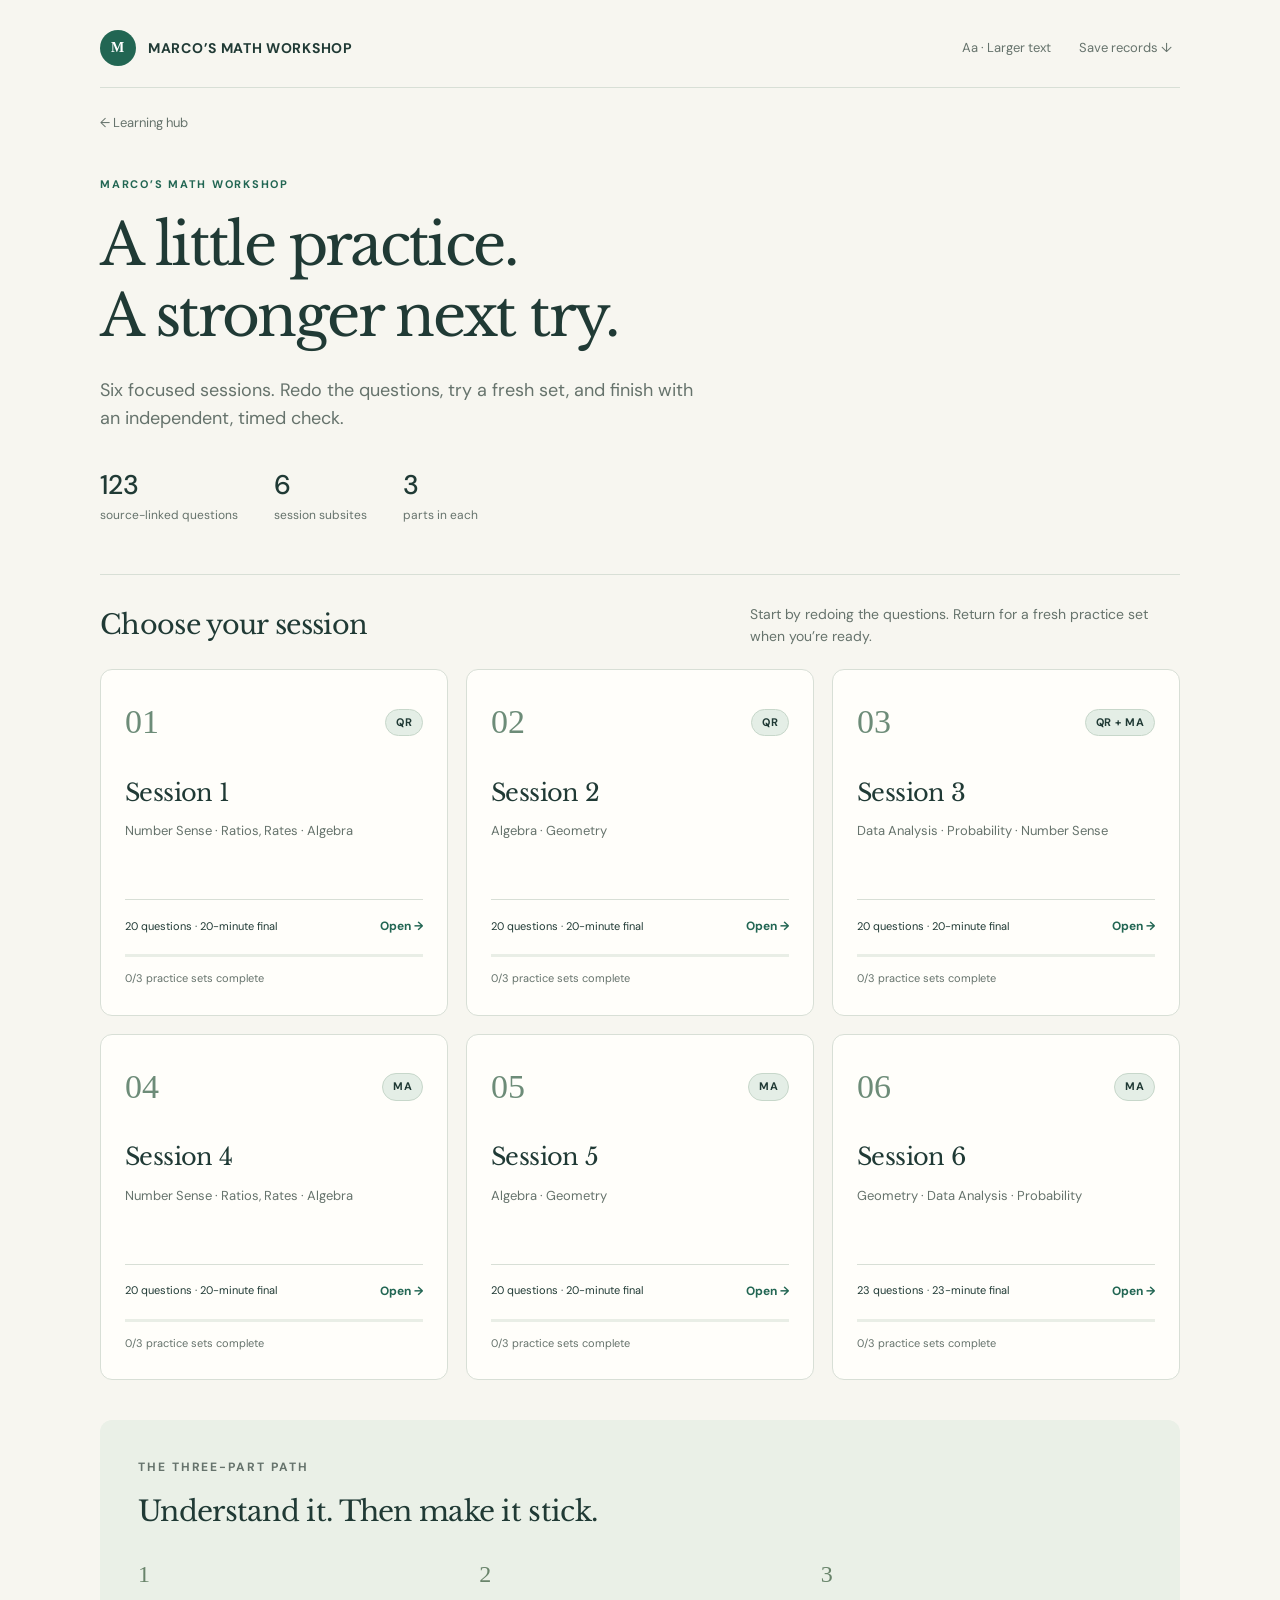
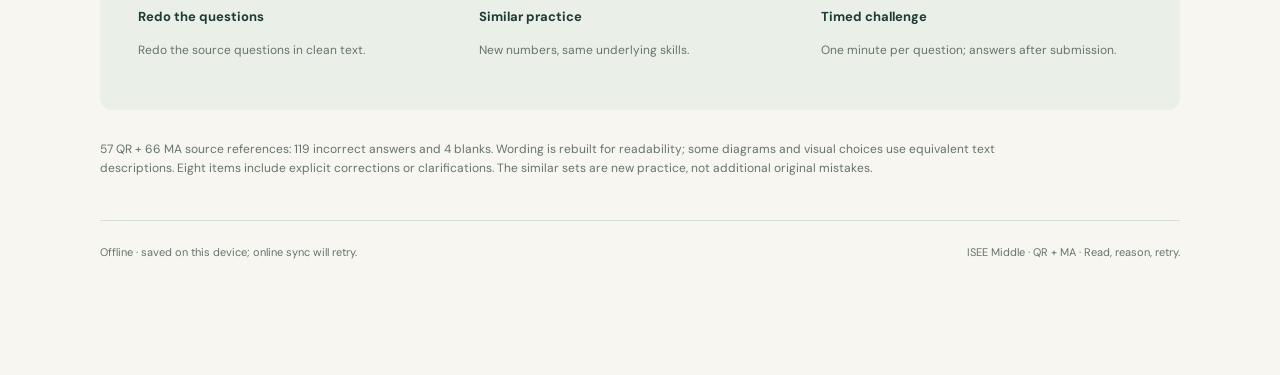
<file: index.html>
<!doctype html>
<html lang="en"><head><meta charset="utf-8"><meta name="viewport" content="width=device-width,initial-scale=1"><meta name="theme-color" content="#226653"><meta name="description" content="Six source-linked ISEE math practice subsites: redo, similar practice, and a timed challenge."><title>Marco’s Math Workshop</title><link rel="icon" href="data:image/svg+xml,%3Csvg xmlns='http://www.w3.org/2000/svg' viewBox='0 0 64 64'%3E%3Ccircle cx='32' cy='32' r='31' fill='%23226653'/%3E%3Ctext x='32' y='44' text-anchor='middle' font-size='36' fill='white' font-family='Georgia'%3EM%3C/text%3E%3C/svg%3E"><link rel="stylesheet" href="./workshop.css?v=9"></head>
<body data-session="0"><div id="timers" aria-live="off" hidden></div><main class="shell"><header class="topbar"><a class="brand" href="./"><span class="brand-mark">M</span> MARCO’S MATH WORKSHOP</a><div class="tools"><button data-action="large" aria-pressed="false">Aa · Larger text</button><button data-action="download">Save records ↓</button></div></header><nav id="breadcrumb" aria-label="Breadcrumb"></nav><section id="hero"></section><div id="content"></div><footer><span id="save-note">Loading saved progress…</span><span>ISEE Middle · QR + MA · Read, reason, retry.</span></footer></main><dialog id="finish-dialog"><h2>Finish this timed test?</h2><p id="finish-message"></p><div class="dialog-actions"><button class="secondary" data-action="cancel-finish">Keep working</button><button class="primary" data-action="confirm-finish">Finish & score</button></div></dialog>
<script src="./sources.js?v=1"></script><script src="./question-bank.js?v=9"></script><script src="./review-visuals.js?v=9"></script><script src="./review-engine.js?v=9"></script><script src="./workshop-sync.js?v=9"></script><script src="./review-app.js?v=9"></script><script defer src="https://shangguanyun08.github.io/marco-learning-hub/shared-activity-tracker.js?v=20261021-time2" data-app-id="marco-isee-math-mastery" data-subject="math"></script></body></html>
</file>
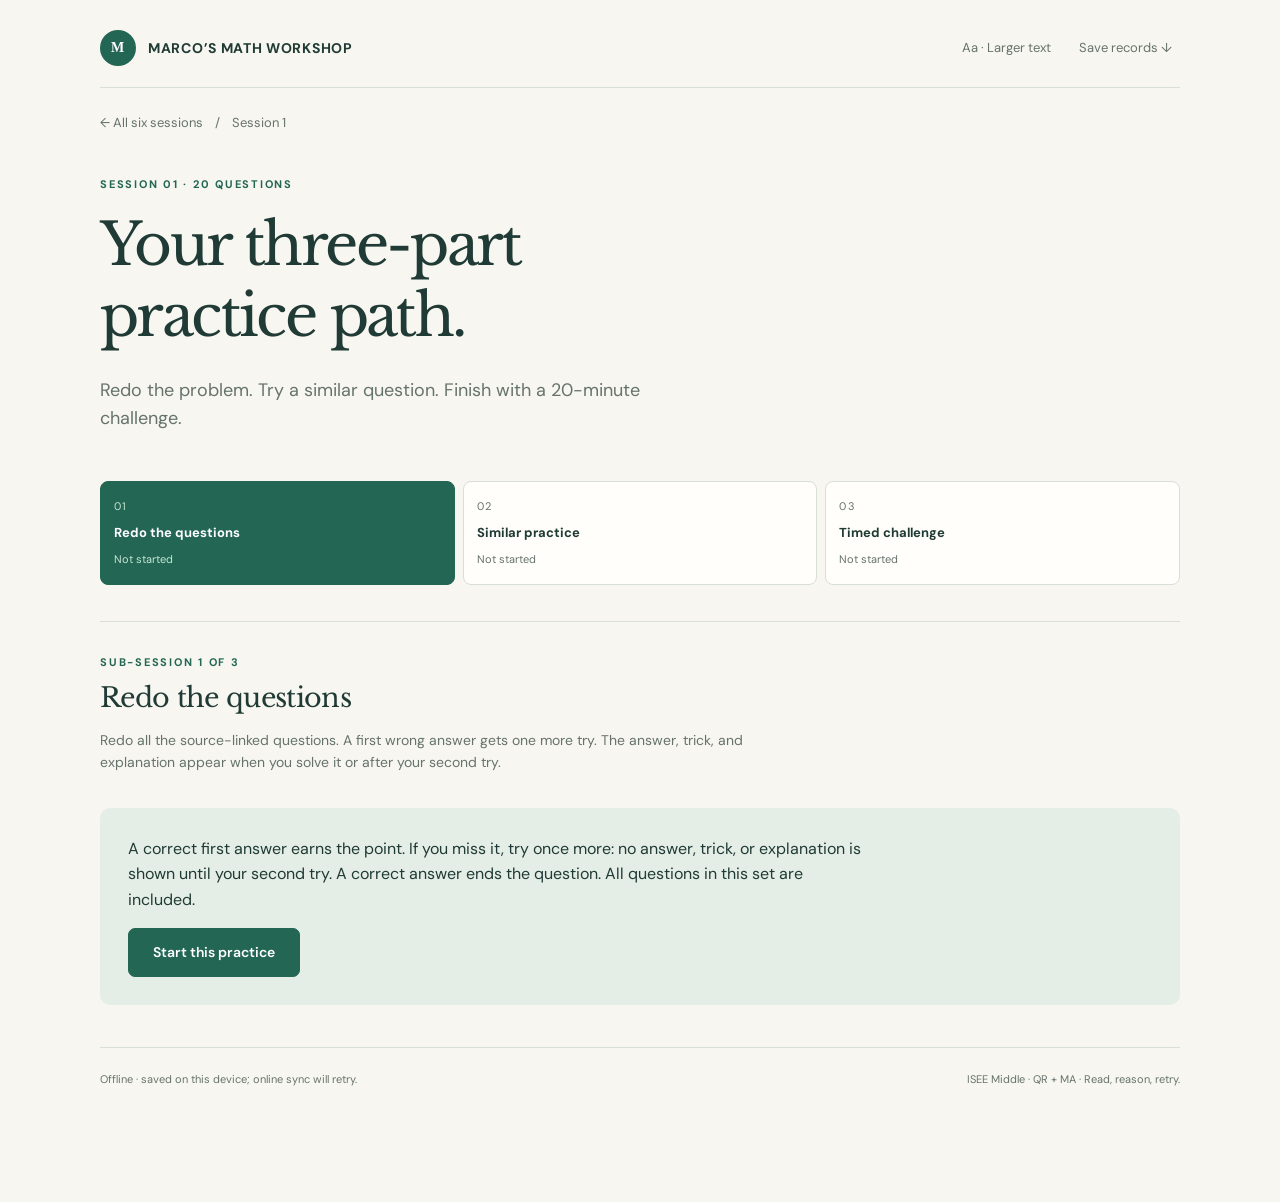
<file: session-1/index.html>
<!doctype html>
<html lang="en"><head><meta charset="utf-8"><meta name="viewport" content="width=device-width,initial-scale=1"><meta name="theme-color" content="#226653"><meta name="description" content="Six source-linked ISEE math practice subsites: redo, similar practice, and a timed challenge."><title>Session 1 · Marco’s Math Workshop</title><link rel="icon" href="data:image/svg+xml,%3Csvg xmlns='http://www.w3.org/2000/svg' viewBox='0 0 64 64'%3E%3Ccircle cx='32' cy='32' r='31' fill='%23226653'/%3E%3Ctext x='32' y='44' text-anchor='middle' font-size='36' fill='white' font-family='Georgia'%3EM%3C/text%3E%3C/svg%3E"><link rel="stylesheet" href="../workshop.css?v=9"></head>
<body data-session="1"><div id="timers" aria-live="off" hidden></div><main class="shell"><header class="topbar"><a class="brand" href="../"><span class="brand-mark">M</span> MARCO’S MATH WORKSHOP</a><div class="tools"><button data-action="large" aria-pressed="false">Aa · Larger text</button><button data-action="download">Save records ↓</button></div></header><nav id="breadcrumb" aria-label="Breadcrumb"></nav><section id="hero"></section><div id="content"></div><footer><span id="save-note">Loading saved progress…</span><span>ISEE Middle · QR + MA · Read, reason, retry.</span></footer></main><dialog id="finish-dialog"><h2>Finish this timed test?</h2><p id="finish-message"></p><div class="dialog-actions"><button class="secondary" data-action="cancel-finish">Keep working</button><button class="primary" data-action="confirm-finish">Finish & score</button></div></dialog>
<script src="../sources.js?v=1"></script><script src="../question-bank.js?v=9"></script><script src="../review-visuals.js?v=9"></script><script src="../review-engine.js?v=9"></script><script src="../workshop-sync.js?v=9"></script><script src="../review-app.js?v=9"></script><script defer src="https://shangguanyun08.github.io/marco-learning-hub/shared-activity-tracker.js?v=20261021-time2" data-app-id="marco-isee-math-mastery" data-subject="math"></script></body></html>
</file>
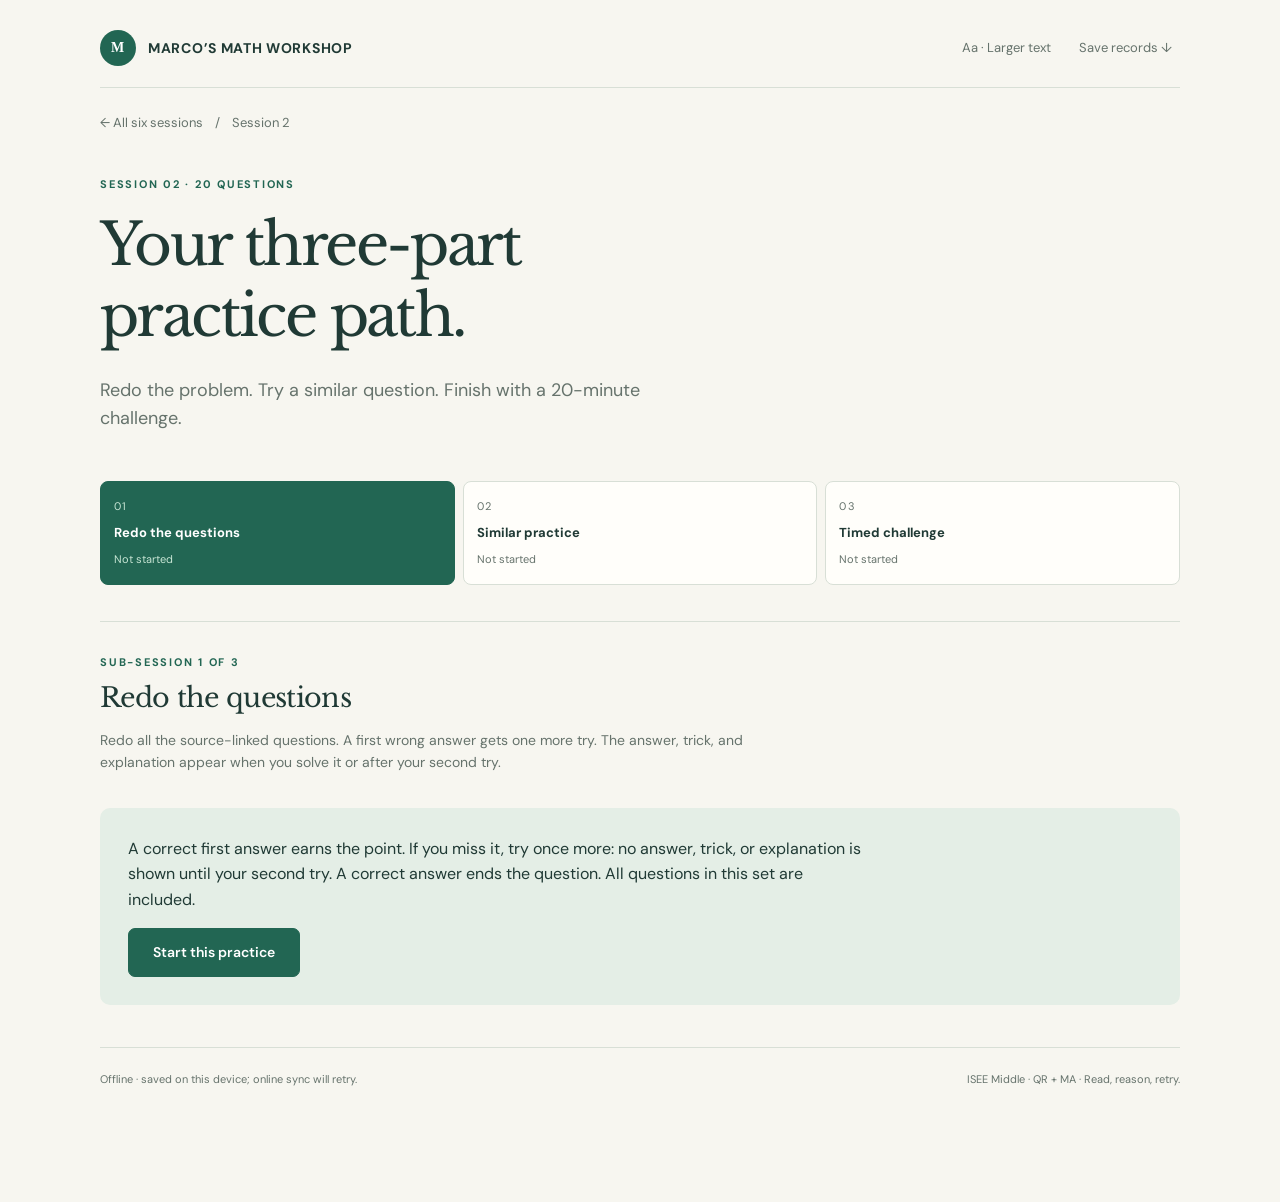
<file: session-2/index.html>
<!doctype html>
<html lang="en"><head><meta charset="utf-8"><meta name="viewport" content="width=device-width,initial-scale=1"><meta name="theme-color" content="#226653"><meta name="description" content="Six source-linked ISEE math practice subsites: redo, similar practice, and a timed challenge."><title>Session 2 · Marco’s Math Workshop</title><link rel="icon" href="data:image/svg+xml,%3Csvg xmlns='http://www.w3.org/2000/svg' viewBox='0 0 64 64'%3E%3Ccircle cx='32' cy='32' r='31' fill='%23226653'/%3E%3Ctext x='32' y='44' text-anchor='middle' font-size='36' fill='white' font-family='Georgia'%3EM%3C/text%3E%3C/svg%3E"><link rel="stylesheet" href="../workshop.css?v=9"></head>
<body data-session="2"><div id="timers" aria-live="off" hidden></div><main class="shell"><header class="topbar"><a class="brand" href="../"><span class="brand-mark">M</span> MARCO’S MATH WORKSHOP</a><div class="tools"><button data-action="large" aria-pressed="false">Aa · Larger text</button><button data-action="download">Save records ↓</button></div></header><nav id="breadcrumb" aria-label="Breadcrumb"></nav><section id="hero"></section><div id="content"></div><footer><span id="save-note">Loading saved progress…</span><span>ISEE Middle · QR + MA · Read, reason, retry.</span></footer></main><dialog id="finish-dialog"><h2>Finish this timed test?</h2><p id="finish-message"></p><div class="dialog-actions"><button class="secondary" data-action="cancel-finish">Keep working</button><button class="primary" data-action="confirm-finish">Finish & score</button></div></dialog>
<script src="../sources.js?v=1"></script><script src="../question-bank.js?v=9"></script><script src="../review-visuals.js?v=9"></script><script src="../review-engine.js?v=9"></script><script src="../workshop-sync.js?v=9"></script><script src="../review-app.js?v=9"></script><script defer src="https://shangguanyun08.github.io/marco-learning-hub/shared-activity-tracker.js?v=20261021-time2" data-app-id="marco-isee-math-mastery" data-subject="math"></script></body></html>
</file>
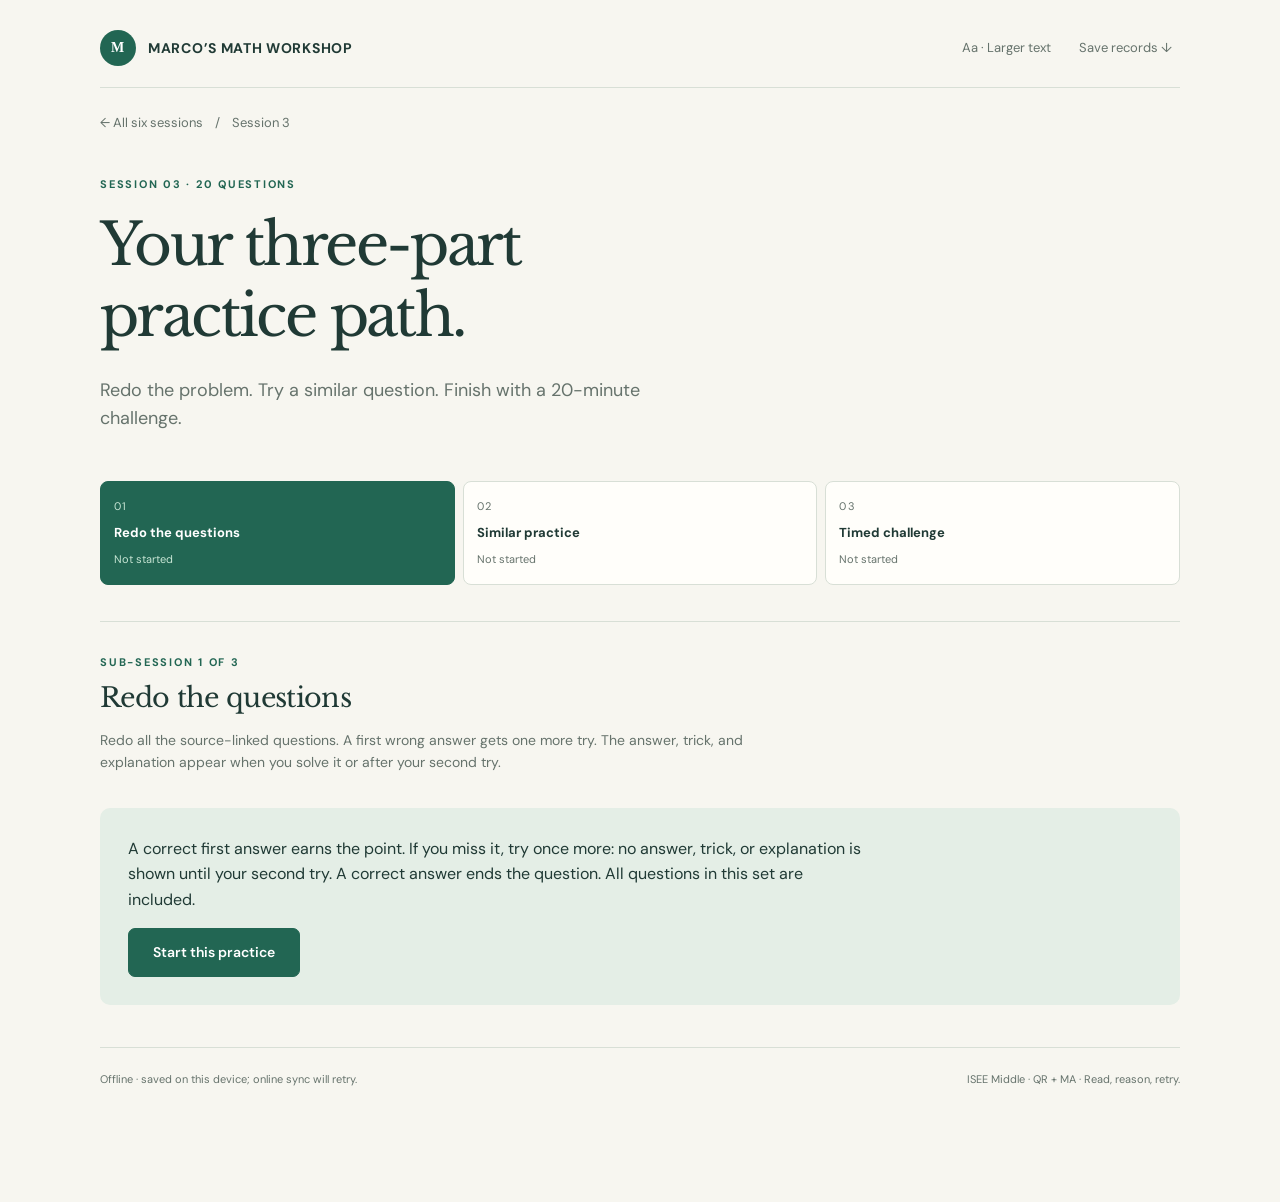
<file: session-3/index.html>
<!doctype html>
<html lang="en"><head><meta charset="utf-8"><meta name="viewport" content="width=device-width,initial-scale=1"><meta name="theme-color" content="#226653"><meta name="description" content="Six source-linked ISEE math practice subsites: redo, similar practice, and a timed challenge."><title>Session 3 · Marco’s Math Workshop</title><link rel="icon" href="data:image/svg+xml,%3Csvg xmlns='http://www.w3.org/2000/svg' viewBox='0 0 64 64'%3E%3Ccircle cx='32' cy='32' r='31' fill='%23226653'/%3E%3Ctext x='32' y='44' text-anchor='middle' font-size='36' fill='white' font-family='Georgia'%3EM%3C/text%3E%3C/svg%3E"><link rel="stylesheet" href="../workshop.css?v=9"></head>
<body data-session="3"><div id="timers" aria-live="off" hidden></div><main class="shell"><header class="topbar"><a class="brand" href="../"><span class="brand-mark">M</span> MARCO’S MATH WORKSHOP</a><div class="tools"><button data-action="large" aria-pressed="false">Aa · Larger text</button><button data-action="download">Save records ↓</button></div></header><nav id="breadcrumb" aria-label="Breadcrumb"></nav><section id="hero"></section><div id="content"></div><footer><span id="save-note">Loading saved progress…</span><span>ISEE Middle · QR + MA · Read, reason, retry.</span></footer></main><dialog id="finish-dialog"><h2>Finish this timed test?</h2><p id="finish-message"></p><div class="dialog-actions"><button class="secondary" data-action="cancel-finish">Keep working</button><button class="primary" data-action="confirm-finish">Finish & score</button></div></dialog>
<script src="../sources.js?v=1"></script><script src="../question-bank.js?v=9"></script><script src="../review-visuals.js?v=9"></script><script src="../review-engine.js?v=9"></script><script src="../workshop-sync.js?v=9"></script><script src="../review-app.js?v=9"></script><script defer src="https://shangguanyun08.github.io/marco-learning-hub/shared-activity-tracker.js?v=20261021-time2" data-app-id="marco-isee-math-mastery" data-subject="math"></script></body></html>
</file>
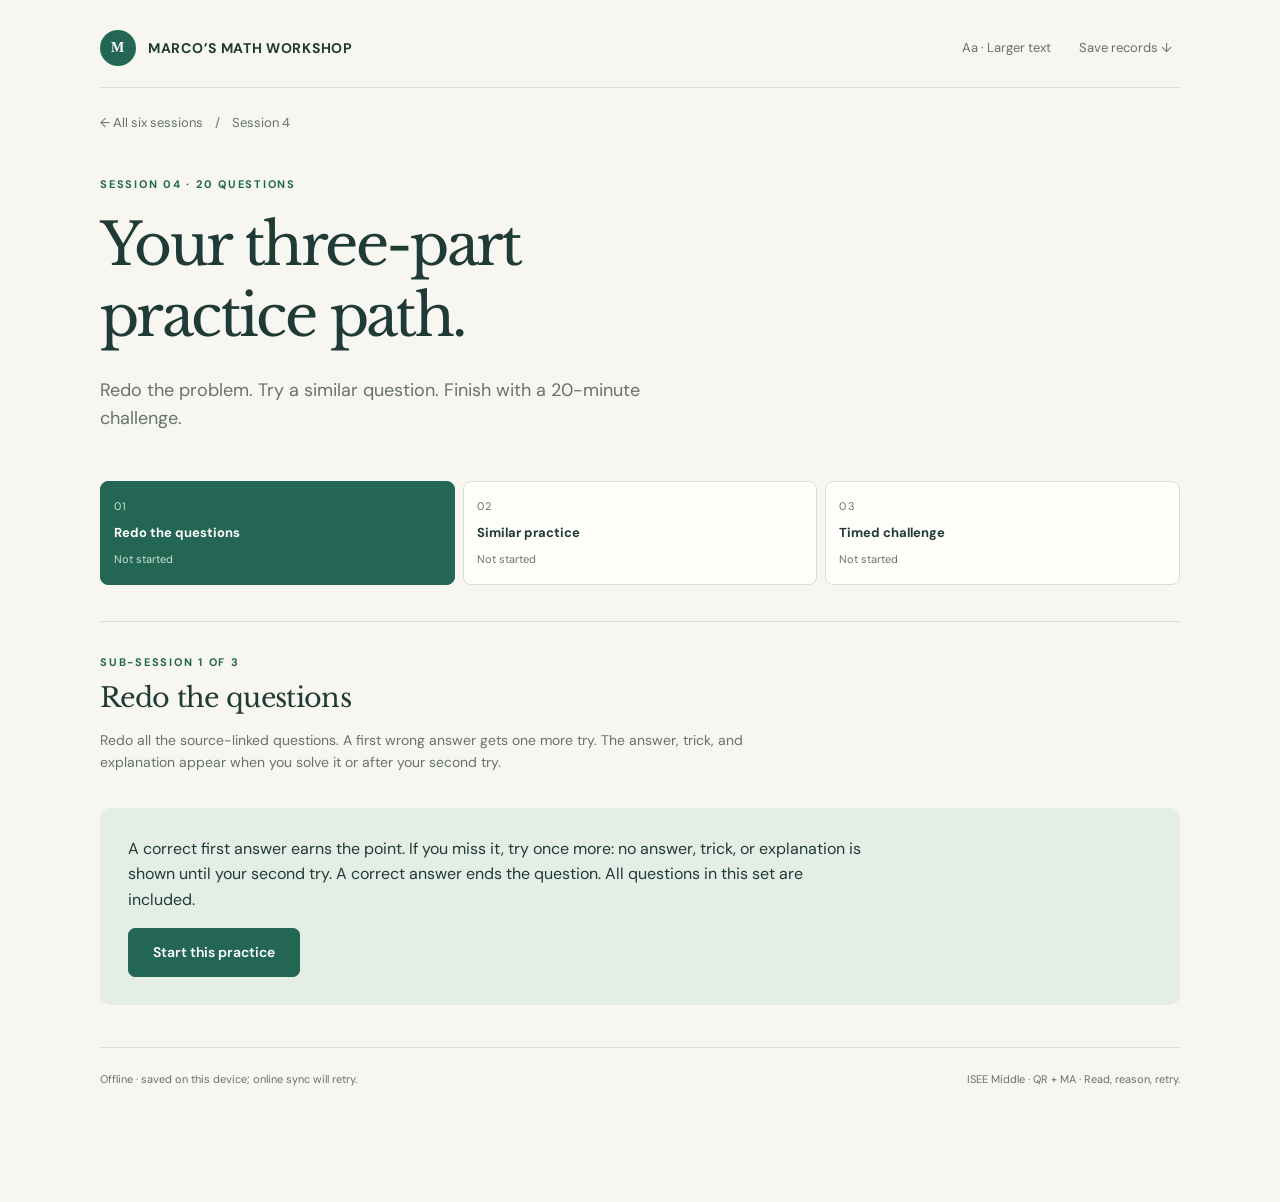
<file: session-4/index.html>
<!doctype html>
<html lang="en"><head><meta charset="utf-8"><meta name="viewport" content="width=device-width,initial-scale=1"><meta name="theme-color" content="#226653"><meta name="description" content="Six source-linked ISEE math practice subsites: redo, similar practice, and a timed challenge."><title>Session 4 · Marco’s Math Workshop</title><link rel="icon" href="data:image/svg+xml,%3Csvg xmlns='http://www.w3.org/2000/svg' viewBox='0 0 64 64'%3E%3Ccircle cx='32' cy='32' r='31' fill='%23226653'/%3E%3Ctext x='32' y='44' text-anchor='middle' font-size='36' fill='white' font-family='Georgia'%3EM%3C/text%3E%3C/svg%3E"><link rel="stylesheet" href="../workshop.css?v=9"></head>
<body data-session="4"><div id="timers" aria-live="off" hidden></div><main class="shell"><header class="topbar"><a class="brand" href="../"><span class="brand-mark">M</span> MARCO’S MATH WORKSHOP</a><div class="tools"><button data-action="large" aria-pressed="false">Aa · Larger text</button><button data-action="download">Save records ↓</button></div></header><nav id="breadcrumb" aria-label="Breadcrumb"></nav><section id="hero"></section><div id="content"></div><footer><span id="save-note">Loading saved progress…</span><span>ISEE Middle · QR + MA · Read, reason, retry.</span></footer></main><dialog id="finish-dialog"><h2>Finish this timed test?</h2><p id="finish-message"></p><div class="dialog-actions"><button class="secondary" data-action="cancel-finish">Keep working</button><button class="primary" data-action="confirm-finish">Finish & score</button></div></dialog>
<script src="../sources.js?v=1"></script><script src="../question-bank.js?v=9"></script><script src="../review-visuals.js?v=9"></script><script src="../review-engine.js?v=9"></script><script src="../workshop-sync.js?v=9"></script><script src="../review-app.js?v=9"></script><script defer src="https://shangguanyun08.github.io/marco-learning-hub/shared-activity-tracker.js?v=20261021-time2" data-app-id="marco-isee-math-mastery" data-subject="math"></script></body></html>
</file>
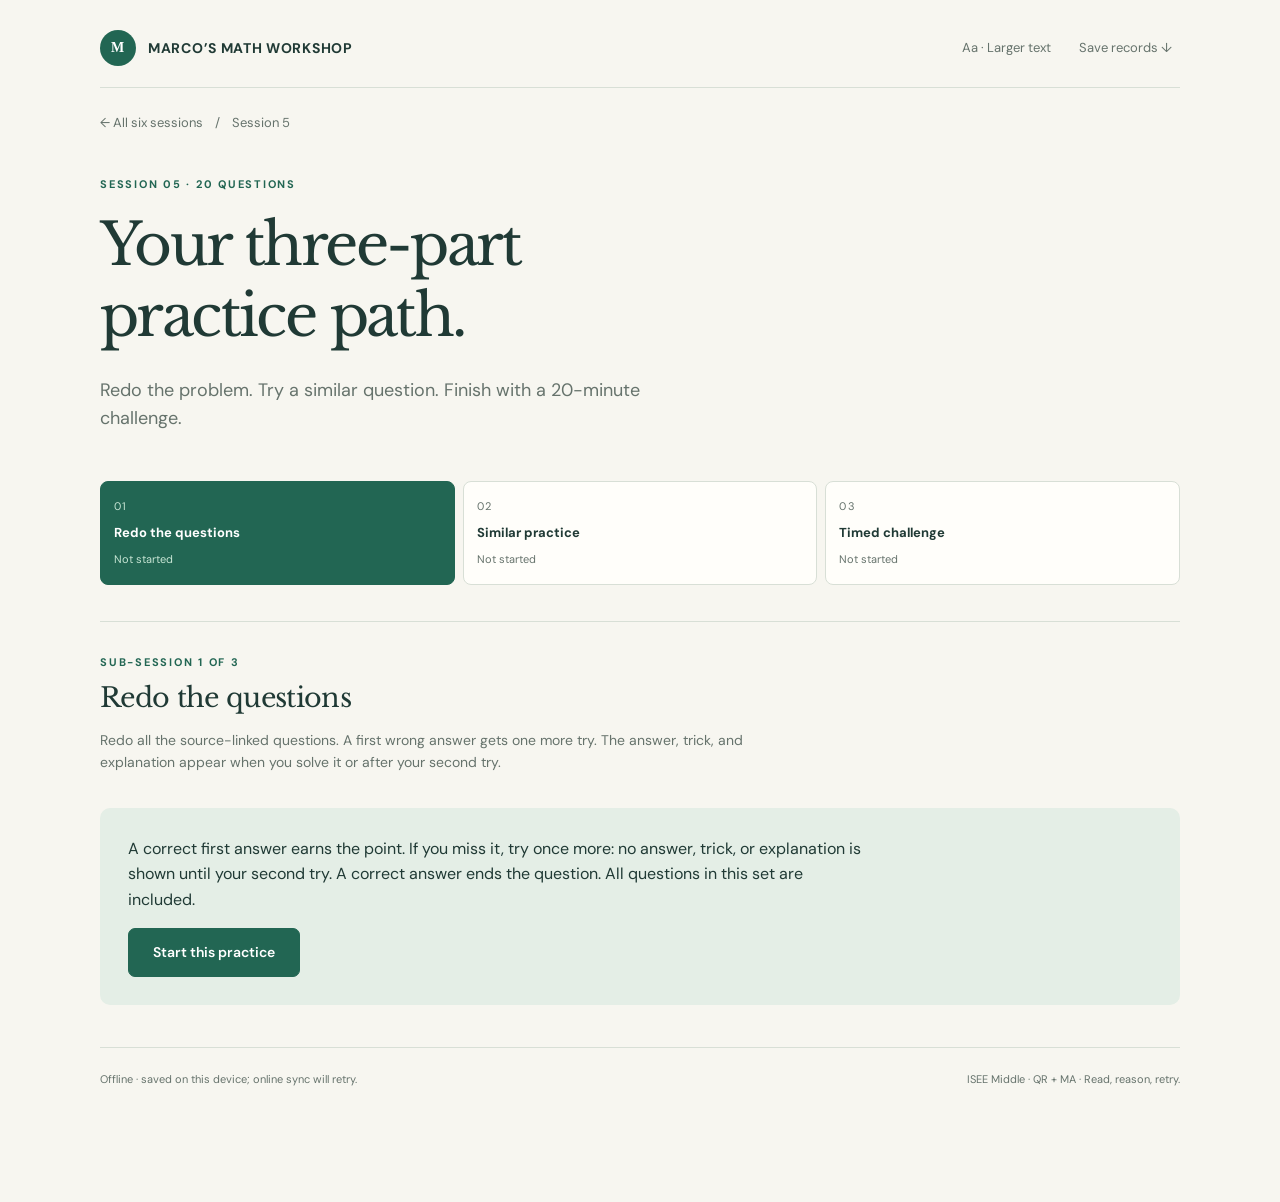
<file: session-5/index.html>
<!doctype html>
<html lang="en"><head><meta charset="utf-8"><meta name="viewport" content="width=device-width,initial-scale=1"><meta name="theme-color" content="#226653"><meta name="description" content="Six source-linked ISEE math practice subsites: redo, similar practice, and a timed challenge."><title>Session 5 · Marco’s Math Workshop</title><link rel="icon" href="data:image/svg+xml,%3Csvg xmlns='http://www.w3.org/2000/svg' viewBox='0 0 64 64'%3E%3Ccircle cx='32' cy='32' r='31' fill='%23226653'/%3E%3Ctext x='32' y='44' text-anchor='middle' font-size='36' fill='white' font-family='Georgia'%3EM%3C/text%3E%3C/svg%3E"><link rel="stylesheet" href="../workshop.css?v=9"></head>
<body data-session="5"><div id="timers" aria-live="off" hidden></div><main class="shell"><header class="topbar"><a class="brand" href="../"><span class="brand-mark">M</span> MARCO’S MATH WORKSHOP</a><div class="tools"><button data-action="large" aria-pressed="false">Aa · Larger text</button><button data-action="download">Save records ↓</button></div></header><nav id="breadcrumb" aria-label="Breadcrumb"></nav><section id="hero"></section><div id="content"></div><footer><span id="save-note">Loading saved progress…</span><span>ISEE Middle · QR + MA · Read, reason, retry.</span></footer></main><dialog id="finish-dialog"><h2>Finish this timed test?</h2><p id="finish-message"></p><div class="dialog-actions"><button class="secondary" data-action="cancel-finish">Keep working</button><button class="primary" data-action="confirm-finish">Finish & score</button></div></dialog>
<script src="../sources.js?v=1"></script><script src="../question-bank.js?v=9"></script><script src="../review-visuals.js?v=9"></script><script src="../review-engine.js?v=9"></script><script src="../workshop-sync.js?v=9"></script><script src="../review-app.js?v=9"></script><script defer src="https://shangguanyun08.github.io/marco-learning-hub/shared-activity-tracker.js?v=20261021-time2" data-app-id="marco-isee-math-mastery" data-subject="math"></script></body></html>
</file>
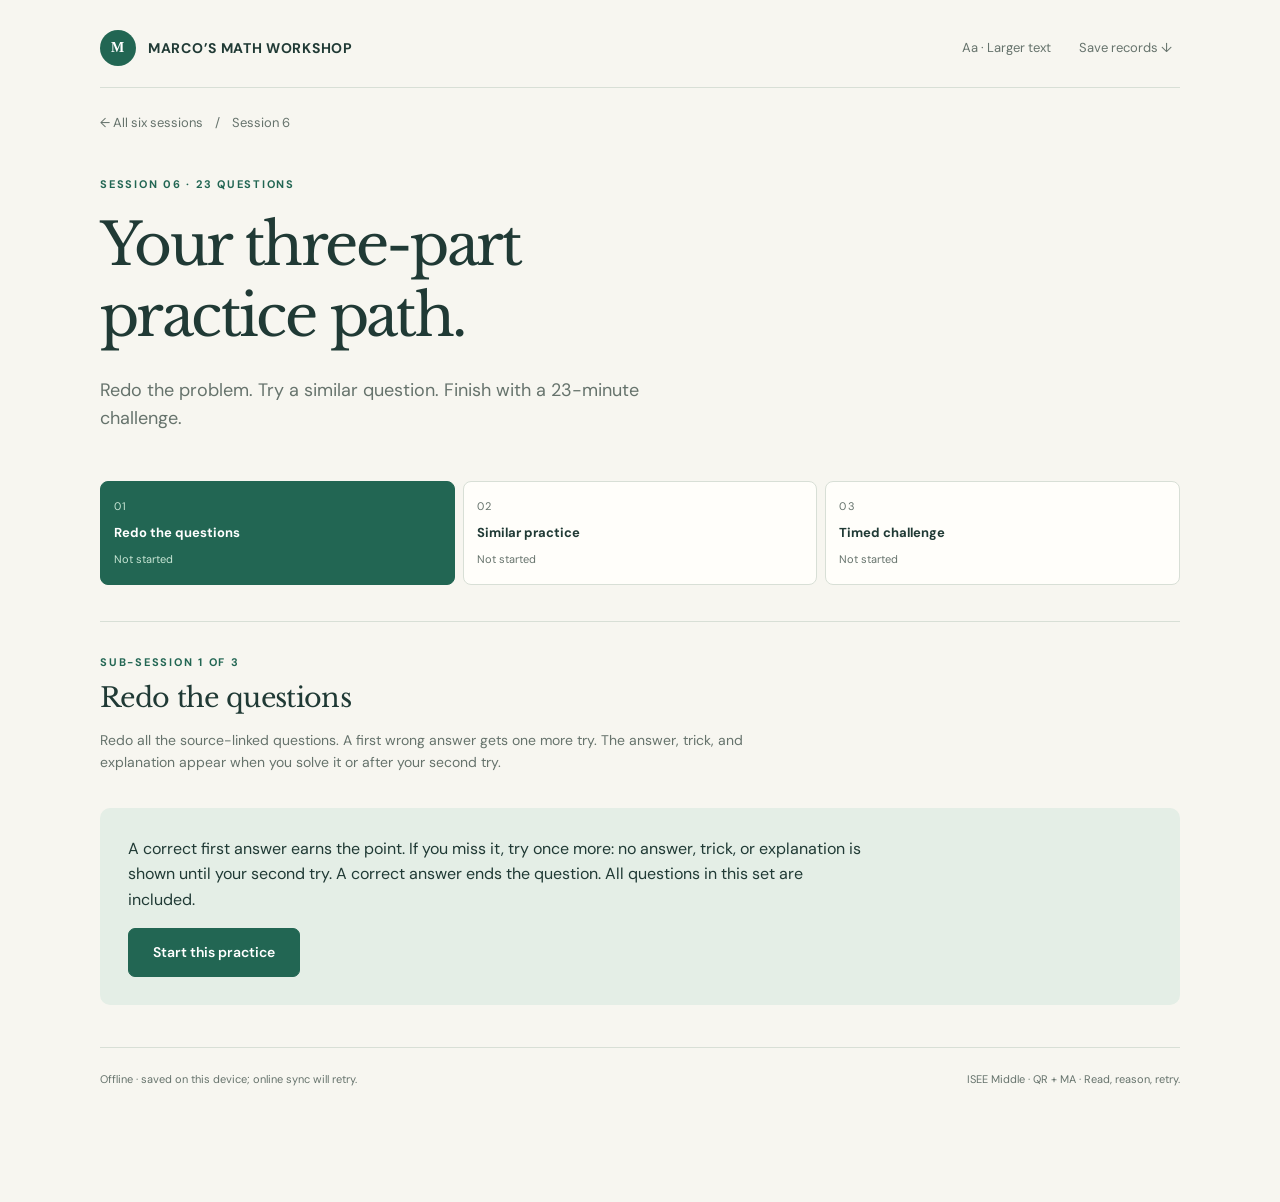
<file: session-6/index.html>
<!doctype html>
<html lang="en"><head><meta charset="utf-8"><meta name="viewport" content="width=device-width,initial-scale=1"><meta name="theme-color" content="#226653"><meta name="description" content="Six source-linked ISEE math practice subsites: redo, similar practice, and a timed challenge."><title>Session 6 · Marco’s Math Workshop</title><link rel="icon" href="data:image/svg+xml,%3Csvg xmlns='http://www.w3.org/2000/svg' viewBox='0 0 64 64'%3E%3Ccircle cx='32' cy='32' r='31' fill='%23226653'/%3E%3Ctext x='32' y='44' text-anchor='middle' font-size='36' fill='white' font-family='Georgia'%3EM%3C/text%3E%3C/svg%3E"><link rel="stylesheet" href="../workshop.css?v=9"></head>
<body data-session="6"><div id="timers" aria-live="off" hidden></div><main class="shell"><header class="topbar"><a class="brand" href="../"><span class="brand-mark">M</span> MARCO’S MATH WORKSHOP</a><div class="tools"><button data-action="large" aria-pressed="false">Aa · Larger text</button><button data-action="download">Save records ↓</button></div></header><nav id="breadcrumb" aria-label="Breadcrumb"></nav><section id="hero"></section><div id="content"></div><footer><span id="save-note">Loading saved progress…</span><span>ISEE Middle · QR + MA · Read, reason, retry.</span></footer></main><dialog id="finish-dialog"><h2>Finish this timed test?</h2><p id="finish-message"></p><div class="dialog-actions"><button class="secondary" data-action="cancel-finish">Keep working</button><button class="primary" data-action="confirm-finish">Finish & score</button></div></dialog>
<script src="../sources.js?v=1"></script><script src="../question-bank.js?v=9"></script><script src="../review-visuals.js?v=9"></script><script src="../review-engine.js?v=9"></script><script src="../workshop-sync.js?v=9"></script><script src="../review-app.js?v=9"></script><script defer src="https://shangguanyun08.github.io/marco-learning-hub/shared-activity-tracker.js?v=20261021-time2" data-app-id="marco-isee-math-mastery" data-subject="math"></script></body></html>
</file>
<file: workshop.css>
@import url('https://fonts.googleapis.com/css2?family=DM+Sans:wght@400;500;600;700&family=Libre+Baskerville:ital,wght@0,400;0,700;1,400&display=swap');
:root{--paper:#f7f6f0;--ink:#203a35;--muted:#66736c;--green:#226653;--pale:#e4eee6;--line:#d8dfd6;--gold:#ad813f;--wrong:#a34035;--white:#fffefa;font-family:'DM Sans',system-ui,sans-serif;color:var(--ink);background:var(--paper);font-synthesis:none}
*{box-sizing:border-box}body{margin:0;font-size:16px;line-height:1.6}a{color:inherit}button,input,textarea{font:inherit}button,a{touch-action:manipulation}button{cursor:pointer}a:focus-visible,button:focus-visible,input:focus-visible,summary:focus-visible,textarea:focus-visible{outline:3px solid #bd8b28;outline-offset:4px}[hidden]{display:none!important}.shell{max-width:1152px;margin:auto;padding:30px 36px 90px}.topbar{display:flex;align-items:center;justify-content:space-between;gap:16px;border-bottom:1px solid var(--line);padding-bottom:20px}.brand{text-decoration:none;font-weight:700;letter-spacing:.05em;font-size:14px;display:flex;align-items:center;gap:12px}.brand-mark{display:grid;place-items:center;background:var(--green);color:white;width:36px;height:36px;border-radius:50%;font-family:Georgia,serif}.tools{display:flex;gap:12px}.tools button{border:0;background:none;font-size:13px;color:var(--muted);padding:8px}#breadcrumb{display:flex;gap:12px;font-size:13px;margin:25px 0 0;color:var(--muted)}#breadcrumb a{text-decoration:none}#hero{padding:42px 0 48px;position:relative;max-width:800px}.eyebrow{font-size:11px;font-weight:700;letter-spacing:.16em;color:var(--green);text-transform:uppercase;margin:0 0 17px}h1,h2,h3{line-height:1.22;margin:0;font-weight:400}h1,h2{font-family:'Libre Baskerville',Georgia,serif}h1{font-size:clamp(36px,5vw,58px);letter-spacing:-.045em}h2{font-size:27px;letter-spacing:-.025em}h3{font-size:18px;font-weight:600}.lead{max-width:610px;color:var(--muted);font-size:18px;margin:24px 0 0}.hero-facts{display:flex;gap:36px;margin-top:30px;font-size:12px;color:var(--muted)}.hero-facts span{display:flex;flex-direction:column}.hero-facts b{font-size:27px;color:var(--ink);font-weight:500}.section-intro{border-top:1px solid var(--line);padding:28px 0 22px;display:flex;align-items:center;justify-content:space-between;gap:24px}.section-intro p{max-width:430px;margin:0;font-size:14px;color:var(--muted)}.session-grid{display:grid;grid-template-columns:repeat(3,1fr);gap:18px}.session-card{border:1px solid var(--line);border-radius:12px;padding:25px 24px;text-decoration:none;background:var(--white);transition:transform .15s,box-shadow .15s}.session-card:hover{transform:translateY(-3px);box-shadow:0 12px 28px #1f4a3410}.card-top{display:flex;justify-content:space-between;align-items:center;margin-bottom:28px}.session-number{font-family:Georgia,serif;font-size:34px;color:#6d8c78}.tag{border:1px solid #c7d7ca;border-radius:20px;background:var(--pale);font-size:11px;letter-spacing:.04em;padding:4px 10px;font-weight:700;white-space:nowrap}.session-card h2{font-size:24px}.session-card p{font-size:13px;line-height:1.7;color:var(--muted);min-height:66px}.card-footer{display:flex;gap:12px;align-items:center;justify-content:space-between;border-top:1px solid var(--line);padding-top:17px;font-size:11px}.card-footer b{white-space:nowrap;font-size:12px;color:var(--green)}.mini-progress{height:3px;background:#e9eee6;margin:18px 0 7px}.mini-progress i{display:block;height:100%;background:var(--green)}.session-card small{font-size:11px;color:var(--muted)}.path-guide{padding:38px;background:#eaf0e7;border-radius:12px;margin-top:40px}.path-guide h2{font-size:28px}.path-guide ol{padding:0;list-style:none;display:grid;grid-template-columns:repeat(3,1fr);gap:20px;margin:26px 0 0}.path-guide li>span{display:block;color:#69846b;font-family:Georgia,serif;font-size:24px;margin-bottom:10px}.path-guide b{font-size:13px}.path-guide p{font-size:12px;color:var(--muted)}.source-note{font-size:12px;max-width:900px;color:var(--muted);margin-top:30px}.part-nav{display:grid;grid-template-columns:repeat(3,1fr);gap:8px;margin-bottom:36px}.part-nav a{padding:16px 13px;background:var(--white);border:1px solid var(--line);border-radius:8px;text-decoration:none;display:flex;flex-direction:column;gap:7px}.part-nav a>span{font-size:11px;letter-spacing:.12em;color:var(--muted)}.part-nav b{font-size:13px}.part-nav small{font-size:11px;color:var(--muted)}.part-nav .selected{background:var(--green);color:white;border-color:var(--green)}.part-nav .selected span,.part-nav .selected small{color:#c7e5d4}.stage-head{display:flex;justify-content:space-between;align-items:flex-start;gap:32px;border-top:1px solid var(--line);padding-top:32px}.stage-head>div:first-child{max-width:720px}.stage-head p:not(.eyebrow){color:var(--muted);font-size:14px}.stage-head .eyebrow{margin-bottom:10px}.score{min-width:120px;text-align:right}.score b{display:block;font-size:35px;font-weight:500}.score span{font-size:11px;color:var(--muted)}.jump{display:flex;gap:7px;flex-wrap:wrap;margin:22px 0}.jump a{display:grid;place-items:center;text-decoration:none;width:34px;height:34px;font-size:12px;background:white;border:1px solid var(--line);border-radius:6px}.jump .right{background:var(--pale);border-color:#7fab8b}.jump .wrong{background:#fbe9e4;border-color:#dca499}.question{background:var(--white);border:1px solid var(--line);border-radius:12px;padding:30px 36px;margin:0 0 24px;scroll-margin-top:90px;max-width:950px;margin-left:auto;margin-right:auto}.question header{display:flex;justify-content:space-between;align-items:center;gap:20px;border-bottom:1px solid var(--line);padding-bottom:16px;margin-bottom:24px}.question header>div{display:flex;align-items:center;gap:12px}.question-index{font-family:Georgia,serif;color:var(--gold);font-size:25px}.skill{font-size:11px;font-weight:700;letter-spacing:.04em;color:var(--green)}.question header small{color:var(--muted);font-size:11px;text-align:right}.prompt{font-size:20px;line-height:1.8;margin:16px 0 24px;white-space:pre-line}.visual{margin:24px auto;max-width:610px;overflow-x:auto}.visual svg{width:100%;max-height:430px;color:#284c42;background:#fbfcf8;border-radius:8px;font-family:system-ui,sans-serif}.table-wrap{overflow-x:auto;margin:20px auto;max-width:610px}table{border-collapse:collapse;width:100%;font-size:15px}th,td{padding:10px 18px;text-align:center;border:1px solid #c9d8ce}th{background:#edf3ec;font-size:13px}.columns{display:grid;grid-template-columns:1fr 1fr;border:1px solid var(--line);border-radius:8px;margin:24px 0;overflow:hidden}.columns>div{padding:20px 24px}.columns>div+div{border-left:1px solid var(--line)}.columns b{font-size:12px;text-transform:uppercase;letter-spacing:.1em;color:var(--green)}.columns p{font-size:18px}.fraction{display:inline-flex;flex-direction:column;vertical-align:middle;text-align:center;line-height:1.1;margin:0 .2em;font-size:.9em}.fraction>span:first-child{border-bottom:1px solid currentColor;padding:0 3px 2px}.fraction>span+span{padding-top:2px}fieldset{border:0;margin:0;padding:0;display:grid;grid-template-columns:1fr 1fr;gap:12px}.choice{display:flex;align-items:center;gap:12px;padding:15px 17px;border:1px solid var(--line);border-radius:7px;cursor:pointer;min-height:64px;font-size:16px}.choice:hover{background:#f1f5ed}.choice:has(input:checked){border-color:var(--green);background:#e9f1e7}.choice input{accent-color:var(--green);width:17px;height:17px;flex-shrink:0}.letter{font-weight:700;color:var(--muted);font-size:13px}.choice.right{border-color:#7fa993;background:#e5f0e5}.choice.wrong{border-color:#d58e80;background:#fff0ea}fieldset:disabled .choice{cursor:default;opacity:1}.primary,.secondary{display:inline-block;padding:13px 24px;border-radius:7px;font-weight:600;font-size:14px;text-decoration:none;text-align:center;line-height:1.5}.primary{background:var(--green);color:white;border:1px solid var(--green)}.primary:hover{background:#174f3f}.secondary{background:none;border:1px solid var(--line);color:var(--ink)}.check{margin-top:20px}.feedback{font-size:13px;color:var(--muted);margin:14px 0 0}.incorrect .feedback{color:var(--wrong)}.correct .feedback{color:var(--green)}.solution{margin-top:25px;padding:23px 26px;border-radius:8px;background:#edf3e9;border-left:3px solid #77957a}.solution-label{font-size:10px!important;letter-spacing:.13em;font-weight:700;color:var(--green);margin:0 0 12px}.solution p{font-size:16px;line-height:1.75}.solution .correct-answer{font-size:19px;margin-bottom:8px}.answer-choices{font-size:14px;color:var(--muted);margin-top:15px}.answer-choices li{padding:6px}.source-warning{background:#fff5df;padding:13px 18px;border:1px solid #e5d4a6;border-radius:7px;font-size:12px;margin:15px 0}.source-warning b{color:#8a6423}.source-warning p{margin:5px 0}.start-panel,.completion{padding:28px;background:var(--pale);border-radius:10px;margin:20px 0}.start-panel p{max-width:740px;margin-top:0}.completion h2{font-size:23px}.next-panel{display:flex;justify-content:center;gap:16px;flex-wrap:wrap;margin:35px 0}.scratch{font-size:13px;color:var(--muted);margin-top:22px;border-top:1px dashed var(--line);padding-top:15px}.scratch textarea{display:block;width:100%;min-height:130px;background:linear-gradient(#fdfcf7 29px,#e3e7dc 30px);line-height:30px;border:1px solid var(--line);border-radius:6px;margin-top:12px;padding:10px;resize:vertical;color:var(--ink)}summary{cursor:pointer}.records{margin:32px 0;padding:22px 25px;background:#eeeee6;border:1px solid var(--line);border-radius:9px;font-size:13px}.records>summary{font-weight:700}.records details{padding:16px 0;border-bottom:1px solid var(--line)}.records li{padding:3px}footer{border-top:1px solid var(--line);padding:23px 0;margin-top:42px;font-size:11px;color:var(--muted);display:flex;justify-content:space-between;gap:20px}#timers{position:sticky;top:0;z-index:100;background:#1b5143;color:white;box-shadow:0 4px 10px #0002}#timers a{max-width:1080px;margin:auto;display:flex;justify-content:center;align-items:center;gap:24px;text-decoration:none;padding:10px 16px;font-size:12px}#timers strong{font-size:27px;font-variant-numeric:tabular-nums}#timers .urgent{background:#943f32}dialog{max-width:480px;width:calc(100% - 36px);border:1px solid var(--line);padding:30px;border-radius:12px;color:var(--ink);background:var(--white)}dialog::backdrop{background:#17382f66}dialog .dialog-actions{display:flex;gap:12px;margin-top:24px}.sr-only{position:absolute;width:1px;height:1px;padding:0;margin:-1px;overflow:hidden;clip:rect(0,0,0,0);white-space:nowrap;border:0}.large .prompt{font-size:25px}.large .choice,.large .solution p{font-size:20px}
@media(max-width:900px){.session-grid{grid-template-columns:repeat(2,1fr)}.path-guide ol{grid-template-columns:repeat(2,1fr)}.part-nav{grid-template-columns:repeat(3,minmax(130px,1fr));overflow-x:auto;padding-bottom:8px}.question{padding:26px}.section-intro{align-items:flex-start;flex-direction:column;gap:12px}}
@media(max-width:560px){.shell{padding:18px 16px 80px}.topbar{gap:8px}.brand{font-size:11px;letter-spacing:.01em}.brand-mark{width:28px;height:28px}.tools{gap:0}.tools button{font-size:11px;padding:6px}#hero{padding:30px 0}.lead{font-size:16px}.hero-facts{gap:24px}.session-grid{grid-template-columns:1fr}.session-card p{min-height:0}.session-card{padding:22px}.card-top{margin-bottom:16px}.path-guide{padding:24px}.path-guide ol{grid-template-columns:1fr 1fr;gap:15px}.path-guide h2{font-size:24px}.part-nav{margin-bottom:24px}.stage-head{gap:12px}.stage-head h2{font-size:25px}.score{min-width:75px}.score b{font-size:27px}.question{padding:20px 17px;border-radius:8px}.question header{align-items:flex-start;gap:10px}.question header>div{align-items:flex-start;gap:8px}.question header small{max-width:120px;font-size:10px}.skill{font-size:10px}.prompt{font-size:18px}.columns>div{padding:14px}.columns p{font-size:16px}fieldset{grid-template-columns:1fr}.choice{font-size:16px;padding:13px}.solution{padding:19px}.solution h3{font-size:17px}.solution p{font-size:15px}footer{flex-direction:column;gap:2px}#timers a{gap:12px}#timers a>span:last-child{display:none}}
.choice.wrong:has(input:checked){border-color:#d58e80;background:#fff0ea}
@media(prefers-reduced-motion:reduce){*{transition:none!important;scroll-behavior:auto!important}}
</file>
